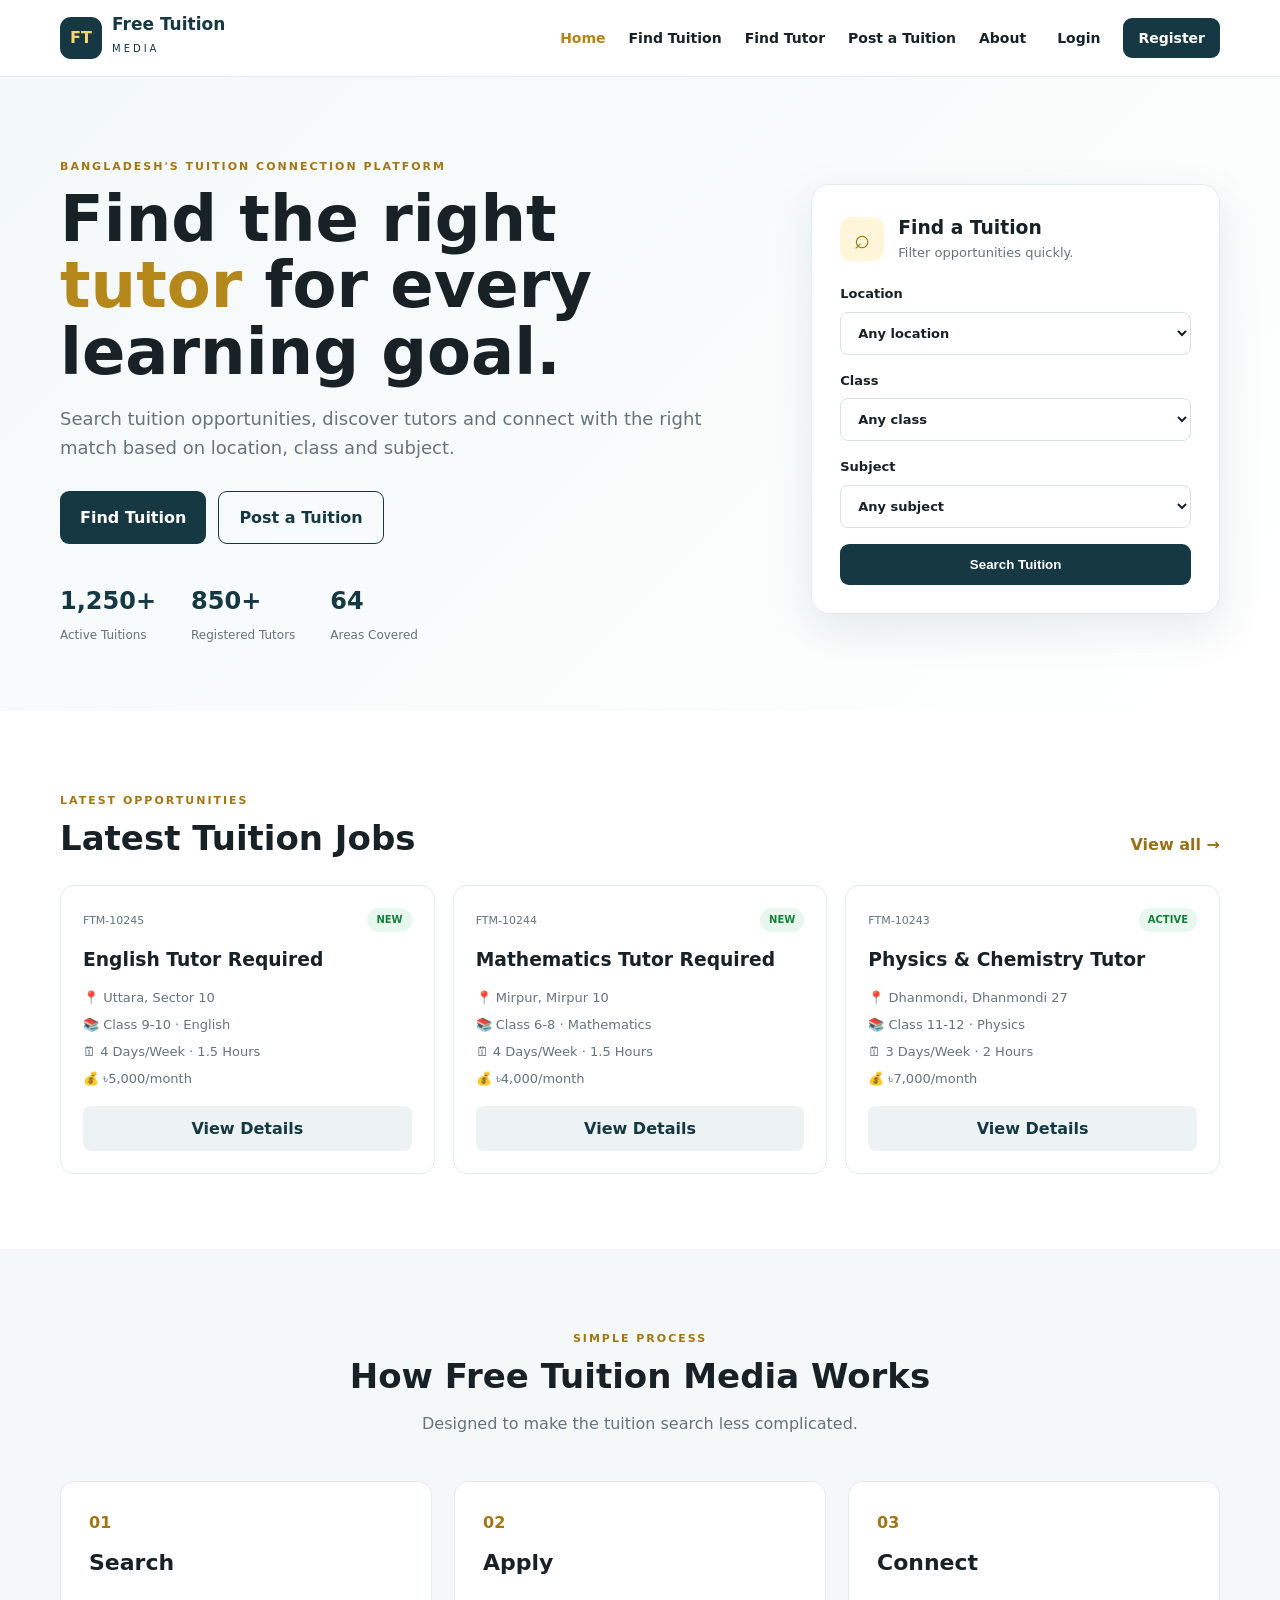
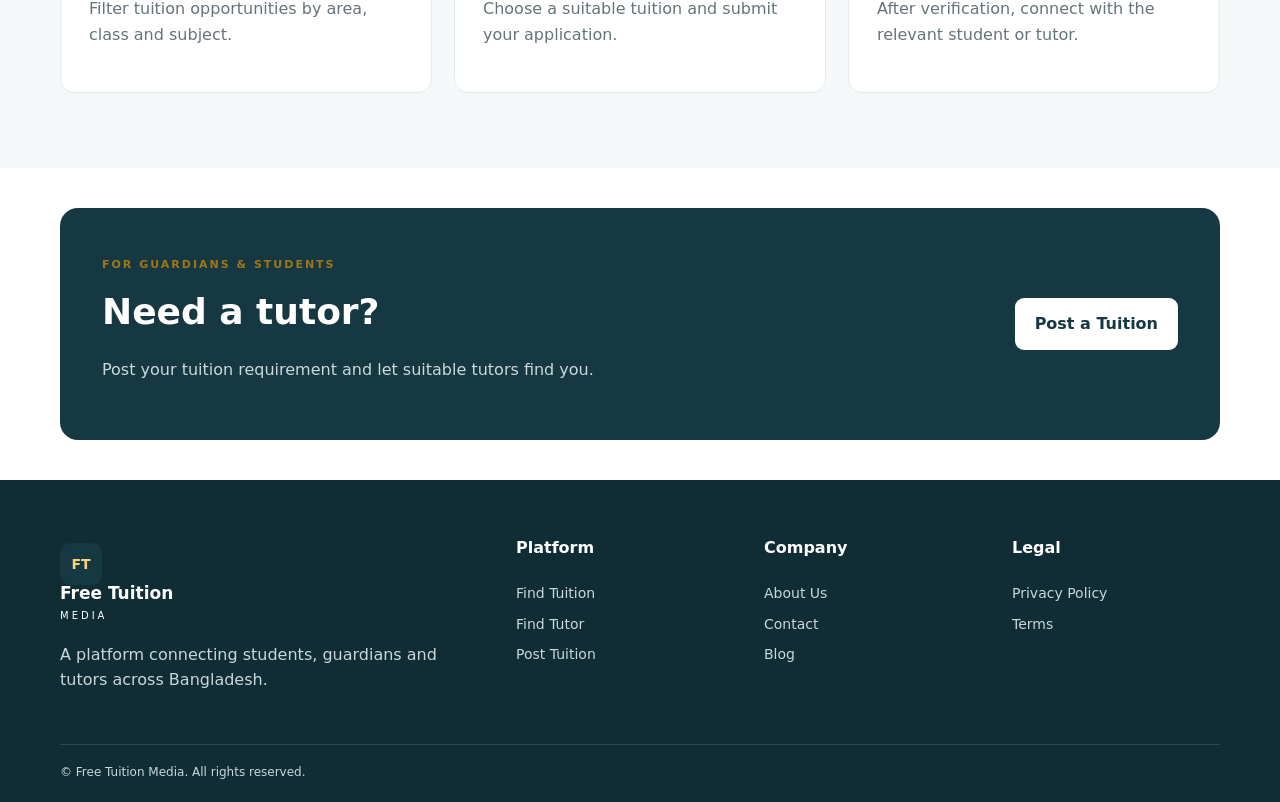
<file: index.html>
<!DOCTYPE html>
<html lang="en">
<head>
  <meta charset="UTF-8">
  <meta name="viewport" content="width=device-width, initial-scale=1.0">
  <title>Free Tuition Media | Find Tutors & Tuitions</title>
  <meta name="description" content="Free Tuition Media helps students and guardians find tutors and tutors find tuition opportunities in Bangladesh.">
  <!-- CSS Link Corrected (Removed "css/") -->
  <link rel="stylesheet" href="style.css">
</head>
<body>
<header class="site-header">
  <div class="container nav">
    <a class="brand" href="index.html">
      <span class="brand-mark">FT</span>
      <span><b>Free Tuition</b><small>MEDIA</small></span>
    </a>
    <button class="menu-toggle" aria-label="Toggle menu">☰</button>
    <nav class="main-nav">
      <a class="active" href="index.html">Home</a>
      <a href="tuitions.html">Find Tuition</a>
      <a href="tutors.html">Find Tutor</a>
      <a href="post-tuition.html">Post a Tuition</a>
      <a href="about.html">About</a>
      <a class="login-link" href="login.html">Login</a>
      <a class="btn btn-small" href="register.html">Register</a>
    </nav>
  </div>
</header>

<main>
<section class="hero">
  <div class="container hero-grid">
    <div class="hero-copy">
      <span class="eyebrow">Bangladesh's tuition connection platform</span>
      <h1>Find the right <span>tutor</span> for every learning goal.</h1>
      <p>Search tuition opportunities, discover tutors and connect with the right match based on location, class and subject.</p>
      <div class="hero-actions">
        <a class="btn" href="tuitions.html">Find Tuition</a>
        <a class="btn btn-outline" href="post-tuition.html">Post a Tuition</a>
      </div>
      <div class="hero-stats">
        <div><strong>1,250+</strong><span>Active Tuitions</span></div>
        <div><strong>850+</strong><span>Registered Tutors</span></div>
        <div><strong>64</strong><span>Areas Covered</span></div>
      </div>
    </div>
    <div class="search-card">
      <div class="search-card-head">
        <span class="search-icon">⌕</span>
        <div><h3>Find a Tuition</h3><p>Filter opportunities quickly.</p></div>
      </div>
      <form id="heroSearch" class="search-form">
        <label>Location
          <select name="location">
            <option value="">Any location</option>
            <option>Uttara</option><option>Mirpur</option><option>Dhanmondi</option>
            <option>Mohammadpur</option><option>Badda</option><option>Banani</option>
          </select>
        </label>
        <label>Class
          <select name="className">
            <option value="">Any class</option>
            <option>Class 1-5</option><option>Class 6-8</option><option>Class 9-10</option>
            <option>Class 11-12</option><option>University</option>
          </select>
        </label>
        <label>Subject
          <select name="subject">
            <option value="">Any subject</option>
            <option>English</option><option>Mathematics</option><option>Physics</option>
            <option>Chemistry</option><option>Biology</option><option>ICT</option>
          </select>
        </label>
        <button class="btn full" type="submit">Search Tuition</button>
      </form>
    </div>
  </div>
</section>

<section class="section">
  <div class="container">
    <div class="section-heading">
      <div><span class="eyebrow">Latest opportunities</span><h2>Latest Tuition Jobs</h2></div>
      <a href="tuitions.html">View all →</a>
    </div>
    <div id="featuredTuitions" class="cards-grid"></div>
  </div>
</section>

<section class="section soft">
  <div class="container">
    <div class="section-heading centered"><div><span class="eyebrow">Simple process</span><h2>How Free Tuition Media Works</h2><p>Designed to make the tuition search less complicated.</p></div></div>
    <div class="steps">
      <div class="step"><span>01</span><h3>Search</h3><p>Filter tuition opportunities by area, class and subject.</p></div>
      <div class="step"><span>02</span><h3>Apply</h3><p>Choose a suitable tuition and submit your application.</p></div>
      <div class="step"><span>03</span><h3>Connect</h3><p>After verification, connect with the relevant student or tutor.</p></div>
    </div>
  </div>
</section>

<section class="cta">
  <div class="container cta-box">
    <div><span class="eyebrow">For guardians & students</span><h2>Need a tutor?</h2><p>Post your tuition requirement and let suitable tutors find you.</p></div>
    <a class="btn light" href="post-tuition.html">Post a Tuition</a>
  </div>
</section>
</main>

<footer class="footer">
  <div class="container footer-grid">
    <div><a class="brand footer-brand" href="index.html"><span class="brand-mark">FT</span><span><b>Free Tuition</b><small>MEDIA</small></span></a><p>A platform connecting students, guardians and tutors across Bangladesh.</p></div>
    <div><h4>Platform</h4><a href="tuitions.html">Find Tuition</a><a href="tutors.html">Find Tutor</a><a href="post-tuition.html">Post Tuition</a></div>
    <div><h4>Company</h4><a href="about.html">About Us</a><a href="contact.html">Contact</a><a href="blog.html">Blog</a></div>
    <div><h4>Legal</h4><a href="privacy.html">Privacy Policy</a><a href="terms.html">Terms</a></div>
  </div>
  <div class="container copyright">© <span id="year"></span> Free Tuition Media. All rights reserved.</div>
</footer>

<!-- JS Links Corrected (Removed "js/") -->
<script src="data.js"></script>
<script src="app.js"></script>
</body>
</html>
</file>
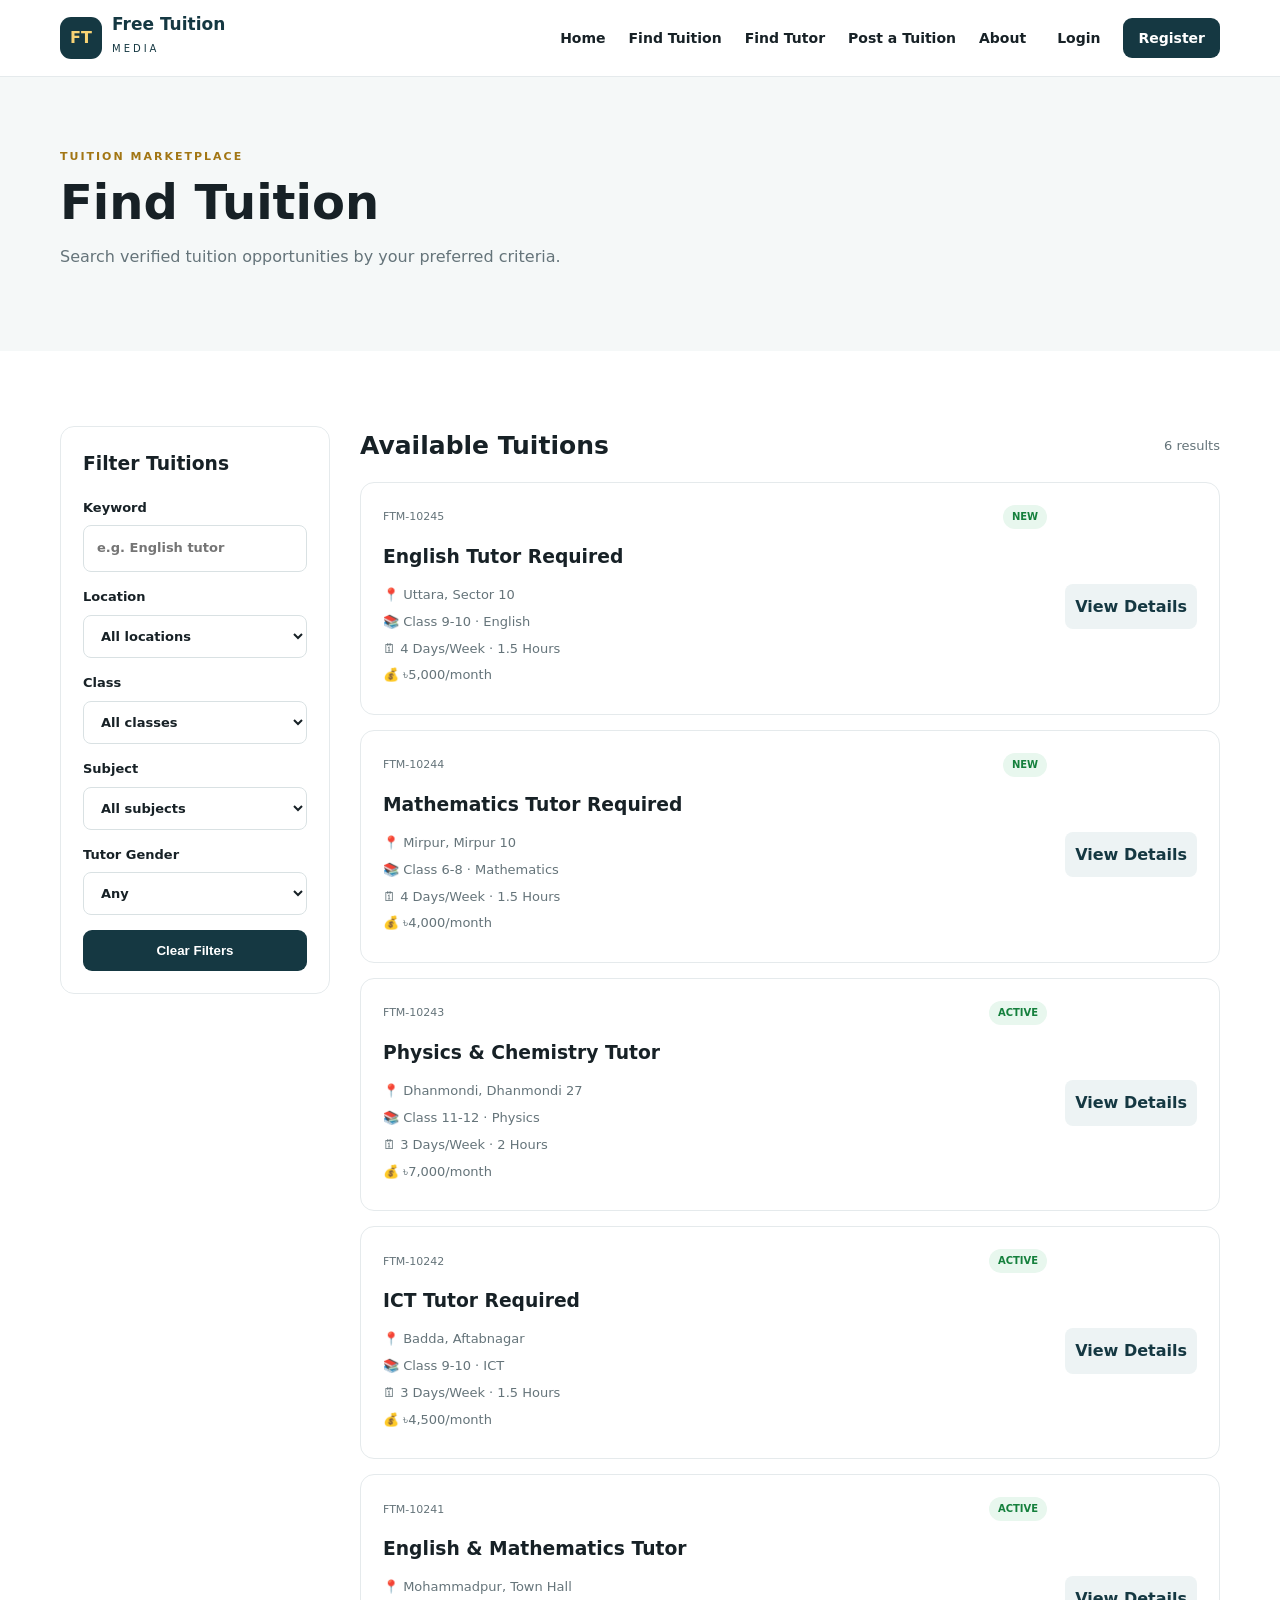
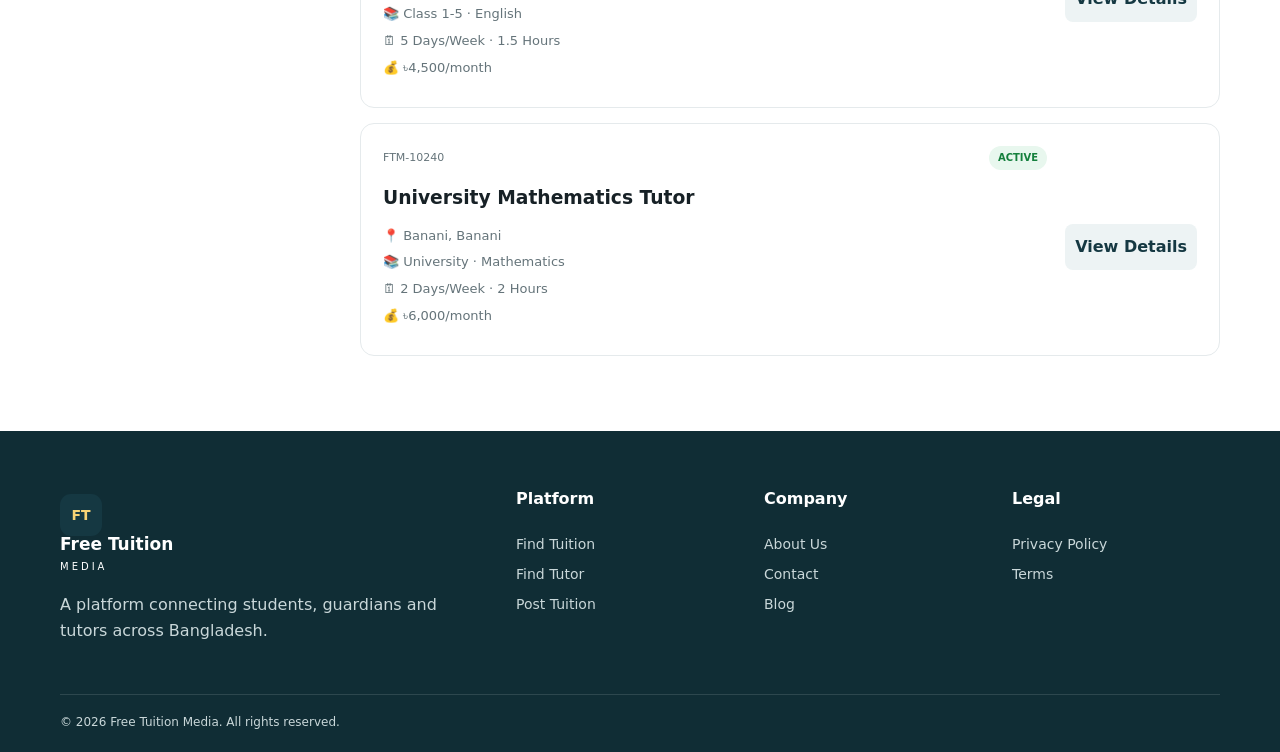
<file: tuitions.html>
<!DOCTYPE html>
<html lang="en">
<head>
  <meta charset="UTF-8">
  <meta name="viewport" content="width=device-width,initial-scale=1.0">
  <title>Find Tuition | Free Tuition Media</title>
  <!-- CSS Link Corrected (Removed "css/") -->
  <link rel="stylesheet" href="style.css">
</head>
<body>
<div id="siteHeader"></div>

<main>
<section class="page-hero">
  <div class="container">
    <span class="eyebrow">Tuition marketplace</span>
    <h1>Find Tuition</h1>
    <p>Search verified tuition opportunities by your preferred criteria.</p>
  </div>
</section>

<section class="section">
  <div class="container listing-layout">
    <aside class="filter-panel">
      <h3>Filter Tuitions</h3>
      <label>Keyword<input id="keyword" type="search" placeholder="e.g. English tutor"></label>
      <label>Location
        <select id="filterLocation">
          <option value="">All locations</option>
          <option>Uttara</option><option>Mirpur</option><option>Dhanmondi</option>
          <option>Mohammadpur</option><option>Badda</option><option>Banani</option>
        </select>
      </label>
      <label>Class
        <select id="filterClass">
          <option value="">All classes</option>
          <option>Class 1-5</option><option>Class 6-8</option><option>Class 9-10</option>
          <option>Class 11-12</option><option>University</option>
        </select>
      </label>
      <label>Subject
        <select id="filterSubject">
          <option value="">All subjects</option>
          <option>English</option><option>Mathematics</option><option>Physics</option>
          <option>Chemistry</option><option>Biology</option><option>ICT</option>
        </select>
      </label>
      <label>Tutor Gender
        <select id="filterGender">
          <option value="">Any</option>
          <option>Female</option><option>Male</option><option>Any</option>
        </select>
      </label>
      <button id="clearFilters" class="btn full">Clear Filters</button>
    </aside>

    <div>
      <div class="results-head">
        <h2>Available Tuitions</h2>
        <span id="resultCount"></span>
      </div>
      <div id="tuitionList" class="listing"></div>
    </div>
  </div>
</section>
</main>

<div id="siteFooter"></div>

<!-- JS Links Corrected (Removed "js/") -->
<script src="data.js"></script>
<script src="app.js"></script>
</body>
</html>
</file>
<file: style.css>
:root{--navy:#153842;--gold:#f7d375;--ink:#172126;--muted:#65747a;--line:#e5eaec;--soft:#f5f8f8;--white:#fff;--shadow:0 16px 45px rgba(21,56,66,.10)}*{box-sizing:border-box}html{scroll-behavior:smooth}body{margin:0;font-family:Inter,ui-sans-serif,system-ui,-apple-system,BlinkMacSystemFont,"Segoe UI",sans-serif;color:var(--ink);background:#fff;line-height:1.6}a{color:inherit;text-decoration:none}.container{width:min(1160px,92%);margin:auto}.site-header{position:sticky;top:0;z-index:20;background:rgba(255,255,255,.95);backdrop-filter:blur(12px);border-bottom:1px solid var(--line)}.nav{min-height:76px;display:flex;align-items:center;justify-content:space-between}.brand{display:flex;align-items:center;gap:10px;color:var(--navy)}.brand-mark{display:grid;place-items:center;width:42px;height:42px;border-radius:11px;background:var(--navy);color:var(--gold);font-weight:900}.brand b{display:block;font-size:17px;line-height:1.05}.brand small{font-size:10px;letter-spacing:3px}.main-nav{display:flex;align-items:center;gap:23px;font-size:14px;font-weight:600}.main-nav a:hover,.main-nav .active{color:#b28518}.login-link{margin-left:8px}.btn{display:inline-flex;align-items:center;justify-content:center;border:0;border-radius:9px;padding:13px 20px;background:var(--navy);color:#fff;font-weight:750;cursor:pointer;transition:.2s}.btn:hover{transform:translateY(-2px);box-shadow:0 8px 18px rgba(21,56,66,.18)}.btn-small{padding:9px 15px}.btn-outline{background:transparent;color:var(--navy);border:1px solid var(--navy)}.btn.light{background:#fff;color:var(--navy)}.full{width:100%}.menu-toggle{display:none;border:0;background:none;font-size:26px}.hero{background:linear-gradient(135deg,#f3f8f8,#fff);padding:75px 0 65px}.hero-grid{display:grid;grid-template-columns:1.25fr .75fr;gap:70px;align-items:center}.eyebrow{display:inline-block;text-transform:uppercase;letter-spacing:2px;font-size:11px;font-weight:800;color:#a27614;margin-bottom:10px}.hero h1{font-size:clamp(40px,5vw,68px);line-height:1.04;margin:0 0 20px;max-width:750px}.hero h1 span{color:#b4881b}.hero-copy>p{font-size:18px;color:var(--muted);max-width:650px}.hero-actions{display:flex;gap:12px;margin:28px 0}.hero-stats{display:flex;gap:35px;margin-top:38px}.hero-stats strong{display:block;font-size:24px;color:var(--navy)}.hero-stats span{font-size:12px;color:var(--muted)}.search-card{background:#fff;padding:28px;border:1px solid var(--line);border-radius:18px;box-shadow:var(--shadow)}.search-card-head{display:flex;gap:14px;align-items:center;margin-bottom:20px}.search-icon{display:grid;place-items:center;width:44px;height:44px;border-radius:12px;background:#fff6d9;color:#977117;font-size:27px}.search-card h3{margin:0}.search-card p{margin:0;color:var(--muted);font-size:13px}.search-form,.form-grid{display:grid;gap:16px}.search-form label,.form-grid label,.form-container>form label,.filter-panel label{display:grid;gap:7px;font-size:13px;font-weight:700}input,select,textarea{width:100%;padding:12px 13px;border:1px solid #d9e1e3;border-radius:8px;background:#fff;font:inherit;color:var(--ink);outline:none}input:focus,select:focus,textarea:focus{border-color:var(--navy);box-shadow:0 0 0 3px rgba(21,56,66,.08)}.section{padding:75px 0}.section.soft{background:var(--soft)}.section-heading{display:flex;justify-content:space-between;align-items:end;margin-bottom:28px}.section-heading h2{font-size:34px;line-height:1.1;margin:0}.section-heading p{color:var(--muted)}.section-heading>a{font-weight:700;color:#977117}.cards-grid{display:grid;grid-template-columns:repeat(3,1fr);gap:18px}.tuition-card{background:#fff;border:1px solid var(--line);border-radius:14px;padding:22px;transition:.2s}.tuition-card:hover{transform:translateY(-4px);box-shadow:var(--shadow)}.tuition-header,.results-head{display:flex;justify-content:space-between;align-items:center}.tuition-id{font-size:11px;color:var(--muted)}.status{background:#e8f7ee;color:#15803d;padding:4px 9px;border-radius:20px;font-size:10px;font-weight:800}.tuition-card h3{margin:13px 0}.tuition-info{font-size:13px;color:var(--muted)}.tuition-info p{margin:6px 0}.view-btn{display:block;text-align:center;margin-top:16px;padding:10px;border-radius:8px;background:#edf3f4;color:var(--navy);font-weight:750}.view-btn:hover{background:var(--navy);color:#fff}.steps{display:grid;grid-template-columns:repeat(3,1fr);gap:22px}.step{background:#fff;border:1px solid var(--line);padding:28px;border-radius:14px}.step span{color:#a27614;font-weight:900}.step h3{font-size:22px;margin:10px 0}.step p{color:var(--muted)}.centered{text-align:center;justify-content:center}.cta{padding:40px 0}.cta-box{background:var(--navy);color:#fff;border-radius:18px;padding:42px;display:flex;justify-content:space-between;align-items:center}.cta-box h2{font-size:36px;margin:0}.cta-box p{color:#cbd9dc}.footer{background:#102d35;color:#c9d7d9;padding:55px 0 20px}.footer-grid{display:grid;grid-template-columns:2fr 1fr 1fr 1fr;gap:40px}.footer h4{color:#fff;margin-top:0}.footer a{display:block;margin:8px 0;font-size:14px}.footer-brand{color:#fff}.copyright{border-top:1px solid rgba(255,255,255,.12);margin-top:35px;padding-top:18px;font-size:12px}.page-hero{padding:65px 0;background:var(--soft)}.page-hero h1{font-size:48px;line-height:1.1;margin:0 0 10px}.page-hero p{color:var(--muted);max-width:650px}.listing-layout{display:grid;grid-template-columns:270px 1fr;gap:30px}.filter-panel{border:1px solid var(--line);padding:22px;border-radius:14px;height:max-content;position:sticky;top:100px}.filter-panel h3{margin-top:0}.filter-panel label{margin:15px 0}.listing{display:grid;gap:15px}.listing .tuition-card{display:grid;grid-template-columns:1fr auto;gap:18px}.listing .tuition-card .view-btn{align-self:center;min-width:120px}.results-head{margin-bottom:16px}.results-head h2{margin:0;font-size:25px}.results-head span{color:var(--muted);font-size:13px}.detail-wrap{max-width:900px}.detail-card{border:1px solid var(--line);border-radius:18px;padding:35px;box-shadow:var(--shadow)}.detail-card h1{font-size:40px;line-height:1.1}.detail-meta{display:grid;grid-template-columns:repeat(3,1fr);gap:15px;margin:25px 0}.meta-box{background:var(--soft);padding:15px;border-radius:10px}.meta-box small{display:block;color:var(--muted)}.meta-box strong{display:block;margin-top:3px}.tutor-grid{display:grid;grid-template-columns:repeat(3,1fr);gap:18px}.tutor-card{border:1px solid var(--line);padding:22px;border-radius:14px;text-align:center}.avatar{width:72px;height:72px;border-radius:50%;display:grid;place-items:center;background:#edf3f4;color:var(--navy);font-size:25px;font-weight:900;margin:auto}.tutor-card h3{margin-bottom:3px}.tutor-card p{color:var(--muted);font-size:13px}.tag{display:inline-block;background:#fff5d7;padding:4px 9px;border-radius:15px;font-size:11px;margin:3px}.filter-row{display:grid;grid-template-columns:1fr 220px;gap:12px;margin-bottom:25px}.profile{display:grid;grid-template-columns:220px 1fr;gap:35px;border:1px solid var(--line);padding:35px;border-radius:18px}.profile-avatar{width:170px;height:170px;border-radius:20px;background:#edf3f4;display:grid;place-items:center;font-size:55px;font-weight:900;color:var(--navy)}.profile h1{margin-top:0}.form-container{max-width:850px}.form-container.narrow{max-width:600px}.form-container h1{font-size:42px;margin:0 0 8px}.form-container>p{color:var(--muted)}.form-grid{grid-template-columns:1fr 1fr;margin-top:25px}.full-field{grid-column:1/-1}.form-container form>label{margin:15px 0}.blog-grid{display:grid;grid-template-columns:repeat(3,1fr);gap:18px}.blog-grid article{border:1px solid var(--line);padding:25px;border-radius:14px}.blog-grid article>span{color:#a27614;font-size:12px;font-weight:800}.prose{max-width:800px}.prose h1{font-size:46px}.prose h2{margin-top:35px}.prose p{color:#56666c}.empty{padding:35px;text-align:center;border:1px dashed #ccd6d8;border-radius:12px;color:var(--muted)}.message{margin-top:15px;padding:13px;border-radius:8px;background:#eaf7ef;color:#166534}.error{background:#fff0f0;color:#991b1b}
@media(max-width:900px){.main-nav{display:none}.menu-toggle{display:block}.main-nav.open{display:flex;position:absolute;left:0;right:0;top:76px;background:#fff;padding:20px;flex-direction:column;align-items:stretch;border-bottom:1px solid var(--line)}.hero-grid,.listing-layout,.profile{grid-template-columns:1fr}.cards-grid,.tutor-grid,.blog-grid{grid-template-columns:1fr 1fr}.steps{grid-template-columns:1fr}.filter-panel{position:static}.footer-grid{grid-template-columns:1fr 1fr}.detail-meta{grid-template-columns:1fr 1fr}}
@media(max-width:600px){.hero{padding:45px 0}.hero h1,.page-hero h1{font-size:38px}.hero-stats{gap:15px;flex-wrap:wrap}.cards-grid,.tutor-grid,.blog-grid,.form-grid,.footer-grid{grid-template-columns:1fr}.cta-box{display:block}.cta-box .btn{margin-top:20px}.listing .tuition-card{grid-template-columns:1fr}.profile{padding:22px}.profile-avatar{width:120px;height:120px}.filter-row{grid-template-columns:1fr}.section{padding:55px 0}}
</file>
